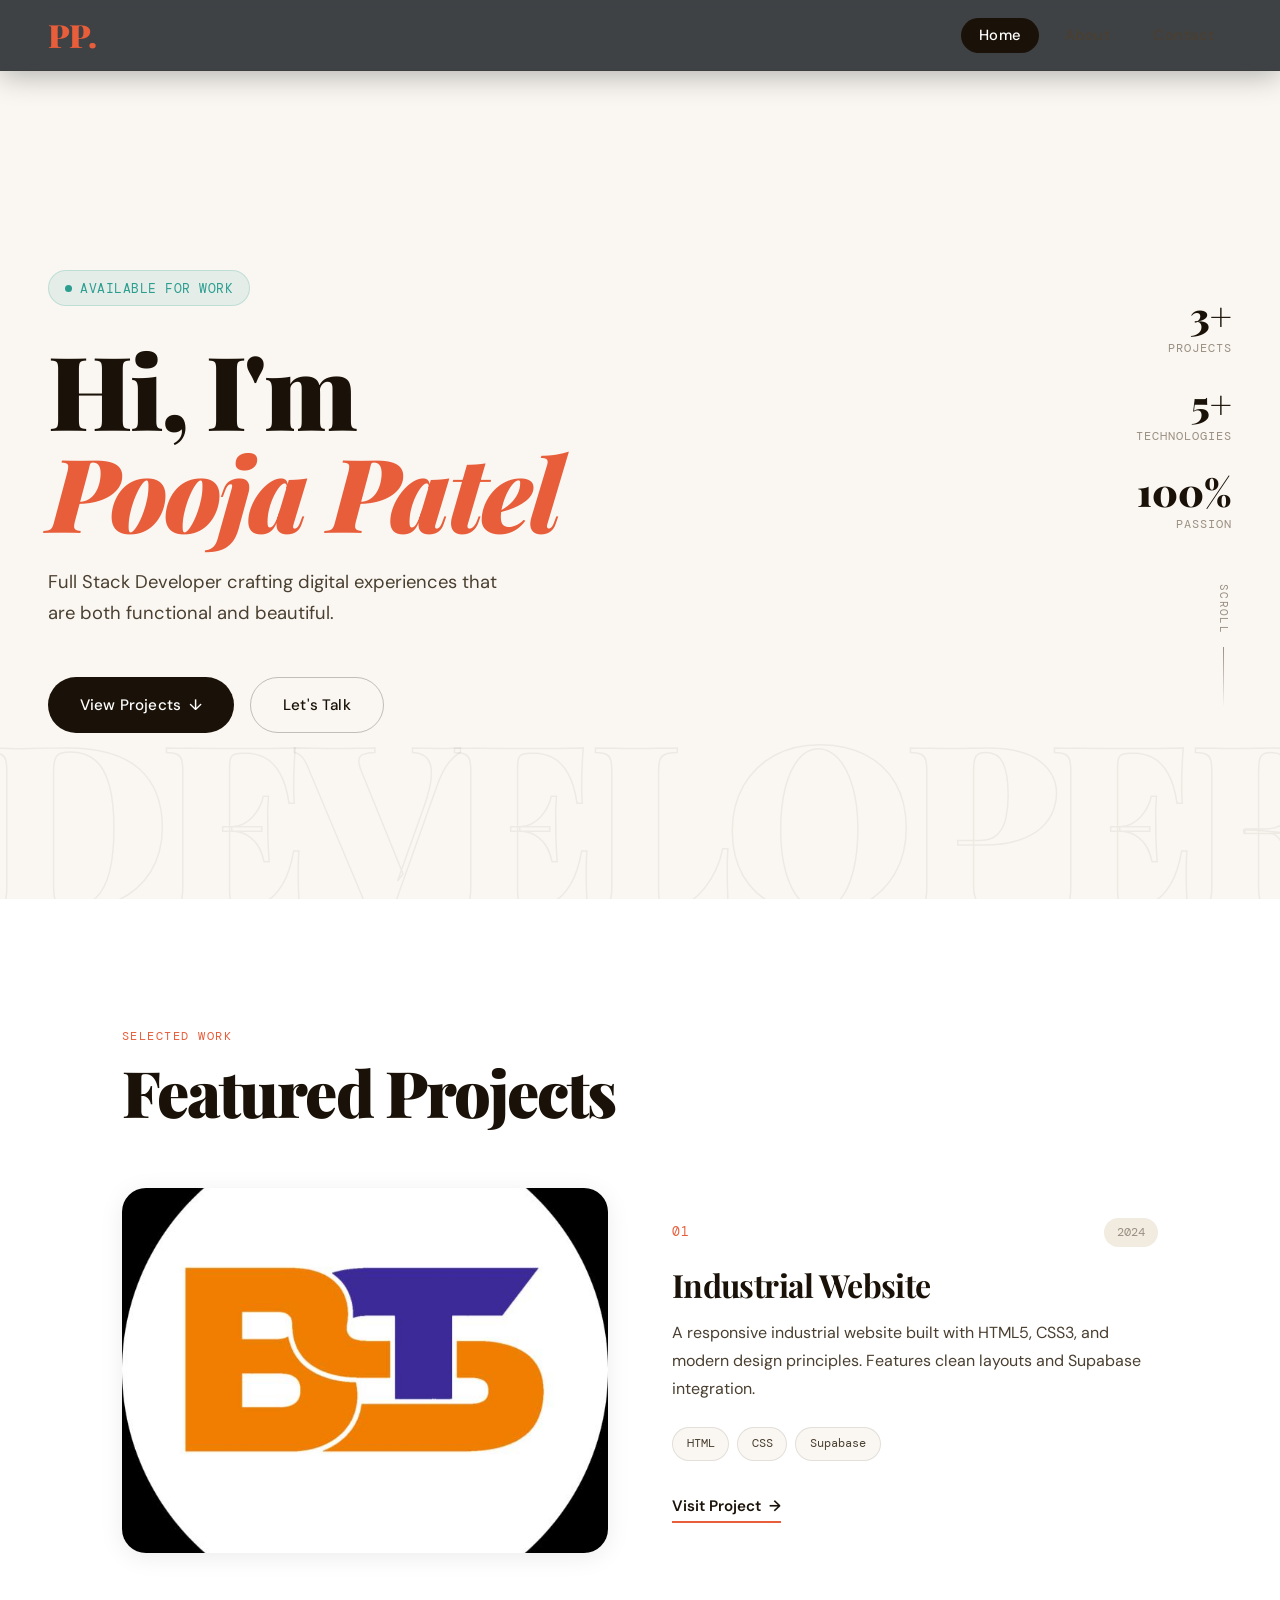
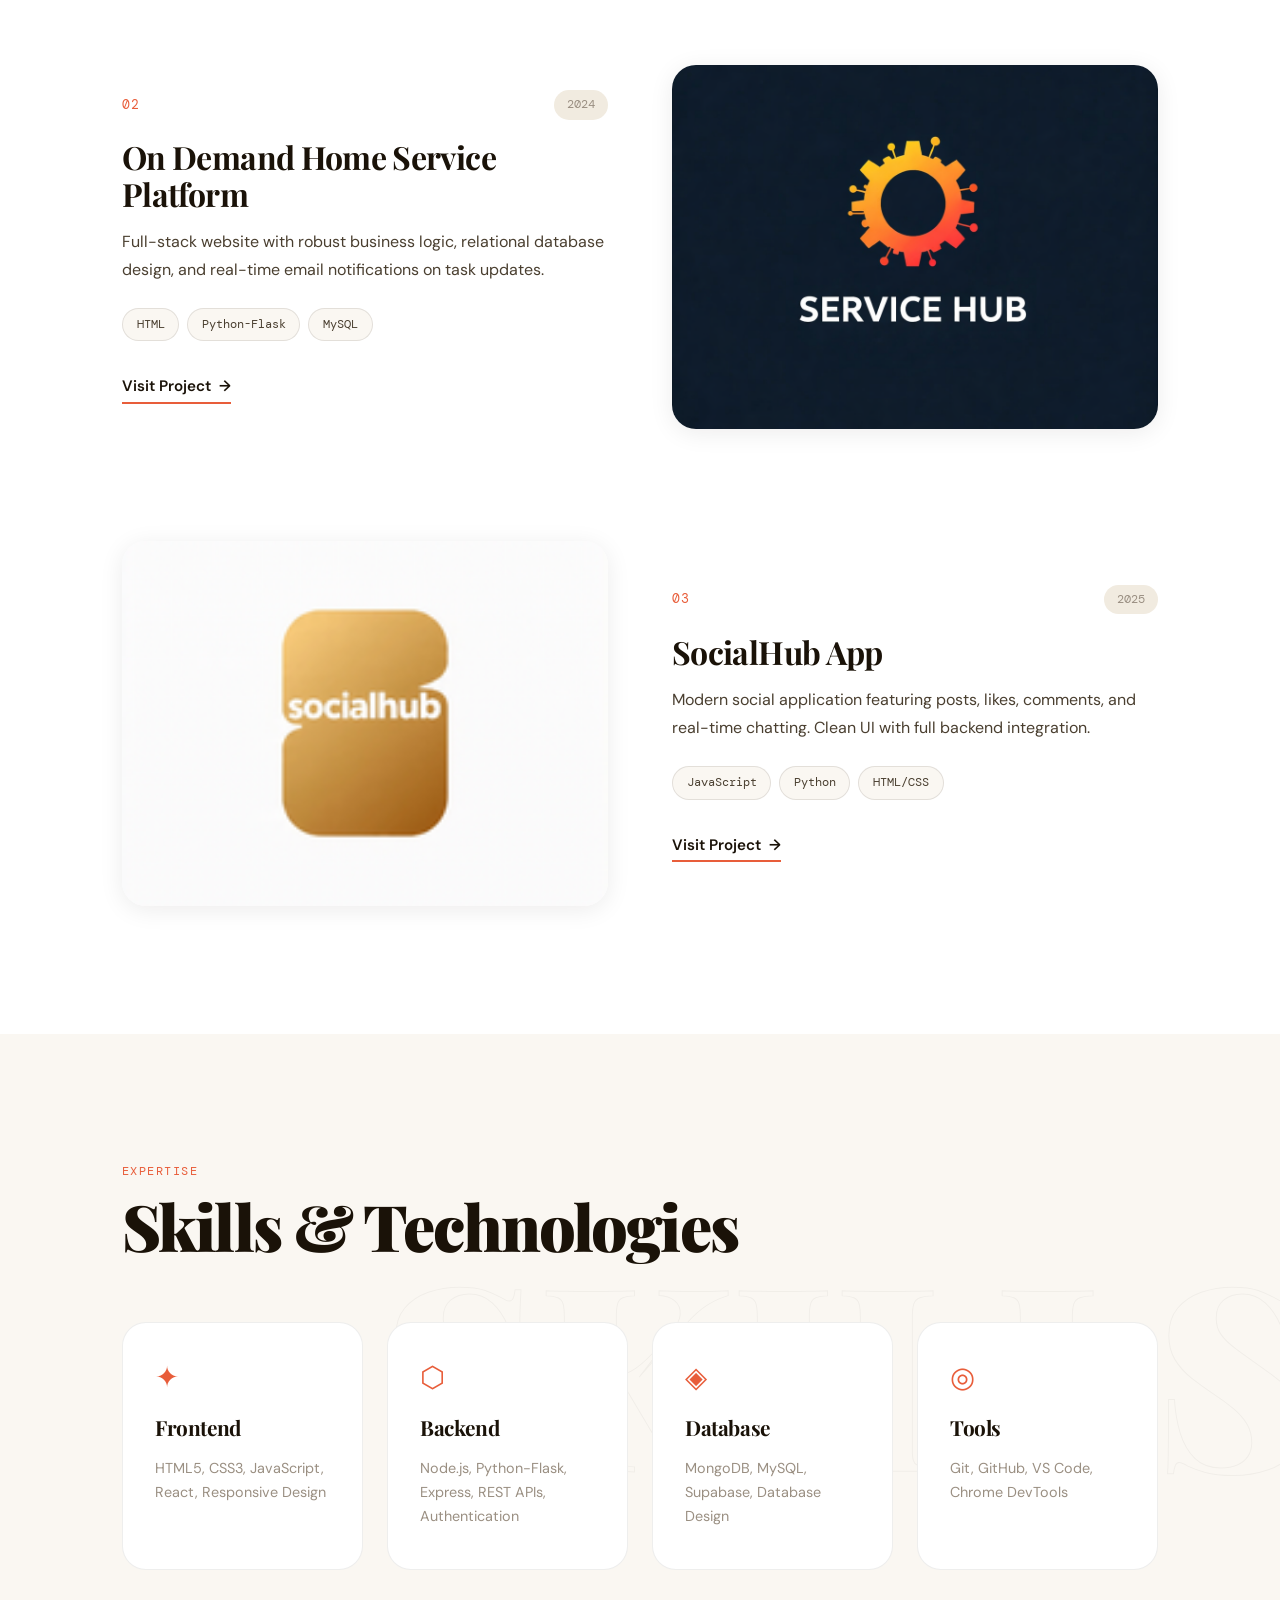
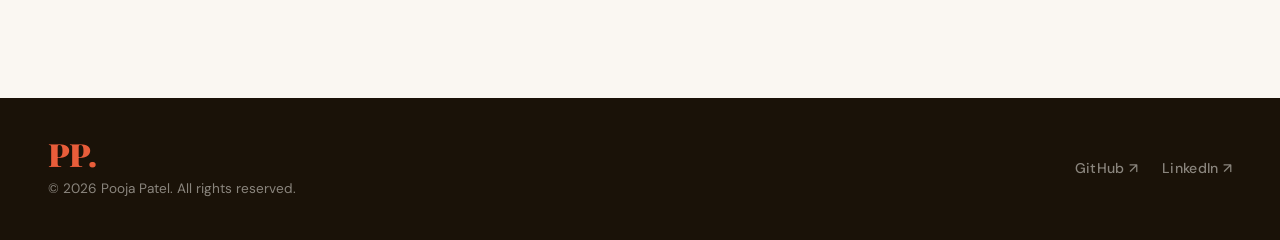
<file: index.html>
<!DOCTYPE html>
<html lang="en">
<head>
    <meta charset="UTF-8">
    <meta name="viewport" content="width=device-width, initial-scale=1.0">
    <title>Pooja Patel — Portfolio</title>
    <link rel="preconnect" href="https://fonts.googleapis.com">
    <link href="https://fonts.googleapis.com/css2?family=Playfair+Display:wght@700;900&family=DM+Sans:wght@300;400;500&family=DM+Mono:wght@400;500&display=swap" rel="stylesheet">
    <link rel="stylesheet" href="styles/main.css">
</head>
<body>

    <!-- Navigation -->
    <nav>
        <div class="logo">PP.</div>
        <ul class="nav-links">
            <li><a href="index.html" class="active">Home</a></li>
            <li><a href="about.html">About</a></li>
            <li><a href="contact.html">Contact</a></li>
        </ul>
        <div class="hamburger">
            <span></span>
            <span></span>
            <span></span>
        </div>
    </nav>

    <!-- Hero Section -->
    <header class="hero">
        <div class="hero-bg-text">DEVELOPER</div>
        <div class="hero-content">
            <div class="hero-label"><span class="dot"></span> Available for work</div>
            <h1>Hi, I'm <br><em>Pooja Patel</em></h1>
            <p class="tagline">Full Stack Developer crafting digital experiences that are both functional and beautiful.</p>
            <div class="cta-buttons">
                <a href="#projects" class="btn btn-primary">View Projects <span class="arrow">↓</span></a>
                <a href="contact.html" class="btn btn-secondary">Let's Talk</a>
            </div>
        </div>
        <div class="hero-side">
            <div class="hero-stats">
                <div class="stat">
                    <span class="stat-num">3+</span>
                    <span class="stat-label">Projects</span>
                </div>
                <div class="stat">
                    <span class="stat-num">5+</span>
                    <span class="stat-label">Technologies</span>
                </div>
                <div class="stat">
                    <span class="stat-num">100%</span>
                    <span class="stat-label">Passion</span>
                </div>
            </div>
            <div class="scroll-indicator">
                <span>Scroll</span>
                <div class="scroll-line"></div>
            </div>
        </div>
    </header>

    <!-- Projects Section -->
    <section id="projects" class="projects-section">
        <div class="container">
            <div class="section-header">
                <span class="section-tag">Selected Work</span>
                <h2>Featured Projects</h2>
            </div>

            <!-- Project 1 -->
            <div class="project-card" data-num="01">
                <div class="project-image">
                    <img src="images/logo bst.jpg" alt="Industrial Website" onerror="this.src='https://via.placeholder.com/700x420/e8f4f0/2a9d8f?text=Industrial+Website'">
                    <div class="project-overlay">
                        <a href="https://bstsite.infinityfree.me/BSTsite" target="_blank" class="overlay-btn">View Live ↗</a>
                    </div>
                </div>
                <div class="project-info">
                    <div class="project-meta">
                        <span class="project-num">01</span>
                        <span class="project-year">2024</span>
                    </div>
                    <h3>Industrial Website</h3>
                    <p>A responsive industrial website built with HTML5, CSS3, and modern design principles. Features clean layouts and Supabase integration.</p>
                    <div class="tech-stack">
                        <span class="tech-tag">HTML</span>
                        <span class="tech-tag">CSS</span>
                        <span class="tech-tag">Supabase</span>
                    </div>
                    <a href="https://bstsite.infinityfree.me/BSTsite" target="_blank" class="project-link">
                        Visit Project <span>→</span>
                    </a>
                </div>
            </div>

            <!-- Project 2 -->
            <div class="project-card reverse" data-num="02">
                <div class="project-image">
                    <img src="images/servicehub logo.png" alt="Home Service Platform" onerror="this.src='https://via.placeholder.com/700x420/fff3e0/e76f51?text=Home+Service+Platform'">
                    <div class="project-overlay">
                        <a href="https://shsite.netlify.app/" target="_blank" class="overlay-btn">View Project ↗</a>
                    </div>
                </div>
                <div class="project-info">
                    <div class="project-meta">
                        <span class="project-num">02</span>
                        <span class="project-year">2024</span>
                    </div>
                    <h3>On Demand Home Service Platform</h3>
                    <p>Full-stack website with robust business logic, relational database design, and real-time email notifications on task updates.</p>
                    <div class="tech-stack">
                        <span class="tech-tag">HTML</span>
                        <span class="tech-tag">Python-Flask</span>
                        <span class="tech-tag">MySQL</span>
                    </div>
                    <a href="https://shsite.netlify.app/" target="_blank" class="project-link">
                        Visit Project <span>→</span>
                    </a>
                </div>
            </div>

            <!-- Project 3 -->
            <div class="project-card" data-num="03">
                <div class="project-image">
                    <img src="images/socialhub.png" alt="SocialHub App" onerror="this.src='https://via.placeholder.com/700x420/f0e6ff/6a4c93?text=SocialHub+App'">
                    <div class="project-overlay">
                        <a href="https://cereless-orectic-jonathan.ngrok-free.dev" target="_blank" class="overlay-btn">View Project ↗</a>
                    </div>
                </div>
                <div class="project-info">
                    <div class="project-meta">
                        <span class="project-num">03</span>
                        <span class="project-year">2025</span>
                    </div>
                    <h3>SocialHub App</h3>
                    <p>Modern social application featuring posts, likes, comments, and real-time chatting. Clean UI with full backend integration.</p>
                    <div class="tech-stack">
                        <span class="tech-tag">JavaScript</span>
                        <span class="tech-tag">Python</span>
                        <span class="tech-tag">HTML/CSS</span>
                    </div>
                    <a href="https://cereless-orectic-jonathan.ngrok-free.dev" target="_blank" class="project-link">
                        Visit Project <span>→</span>
                    </a>
                </div>
            </div>
        </div>
    </section>

    <!-- Skills Section -->
    <section class="skills-section">
        <div class="container">
            <div class="section-header">
                <span class="section-tag">Expertise</span>
                <h2>Skills & Technologies</h2>
            </div>
            <div class="skills-grid">
                <div class="skill-item">
                    <div class="skill-icon">✦</div>
                    <h3>Frontend</h3>
                    <p>HTML5, CSS3, JavaScript, React, Responsive Design</p>
                </div>
                <div class="skill-item">
                    <div class="skill-icon">⬡</div>
                    <h3>Backend</h3>
                    <p>Node.js, Python-Flask, Express, REST APIs, Authentication</p>
                </div>
                <div class="skill-item">
                    <div class="skill-icon">◈</div>
                    <h3>Database</h3>
                    <p>MongoDB, MySQL, Supabase, Database Design</p>
                </div>
                <div class="skill-item">
                    <div class="skill-icon">◎</div>
                    <h3>Tools</h3>
                    <p>Git, GitHub, VS Code, Chrome DevTools</p>
                </div>
            </div>
        </div>
    </section>

    <!-- Footer -->
    <footer>
        <div class="footer-inner">
            <div class="footer-left">
                <span class="logo">PP.</span>
                <p>&copy; 2026 Pooja Patel. All rights reserved.</p>
            </div>
            <div class="social-links">
                <a href="https://github.com/poojapatel2406" target="_blank">GitHub ↗</a>
                <a href="https://linkedin.com/in/pooja-patel-674553292/" target="_blank">LinkedIn ↗</a>
            </div>
        </div>
    </footer>
    <script src="scripts/main.js"></script>
</body>

</html>
</file>
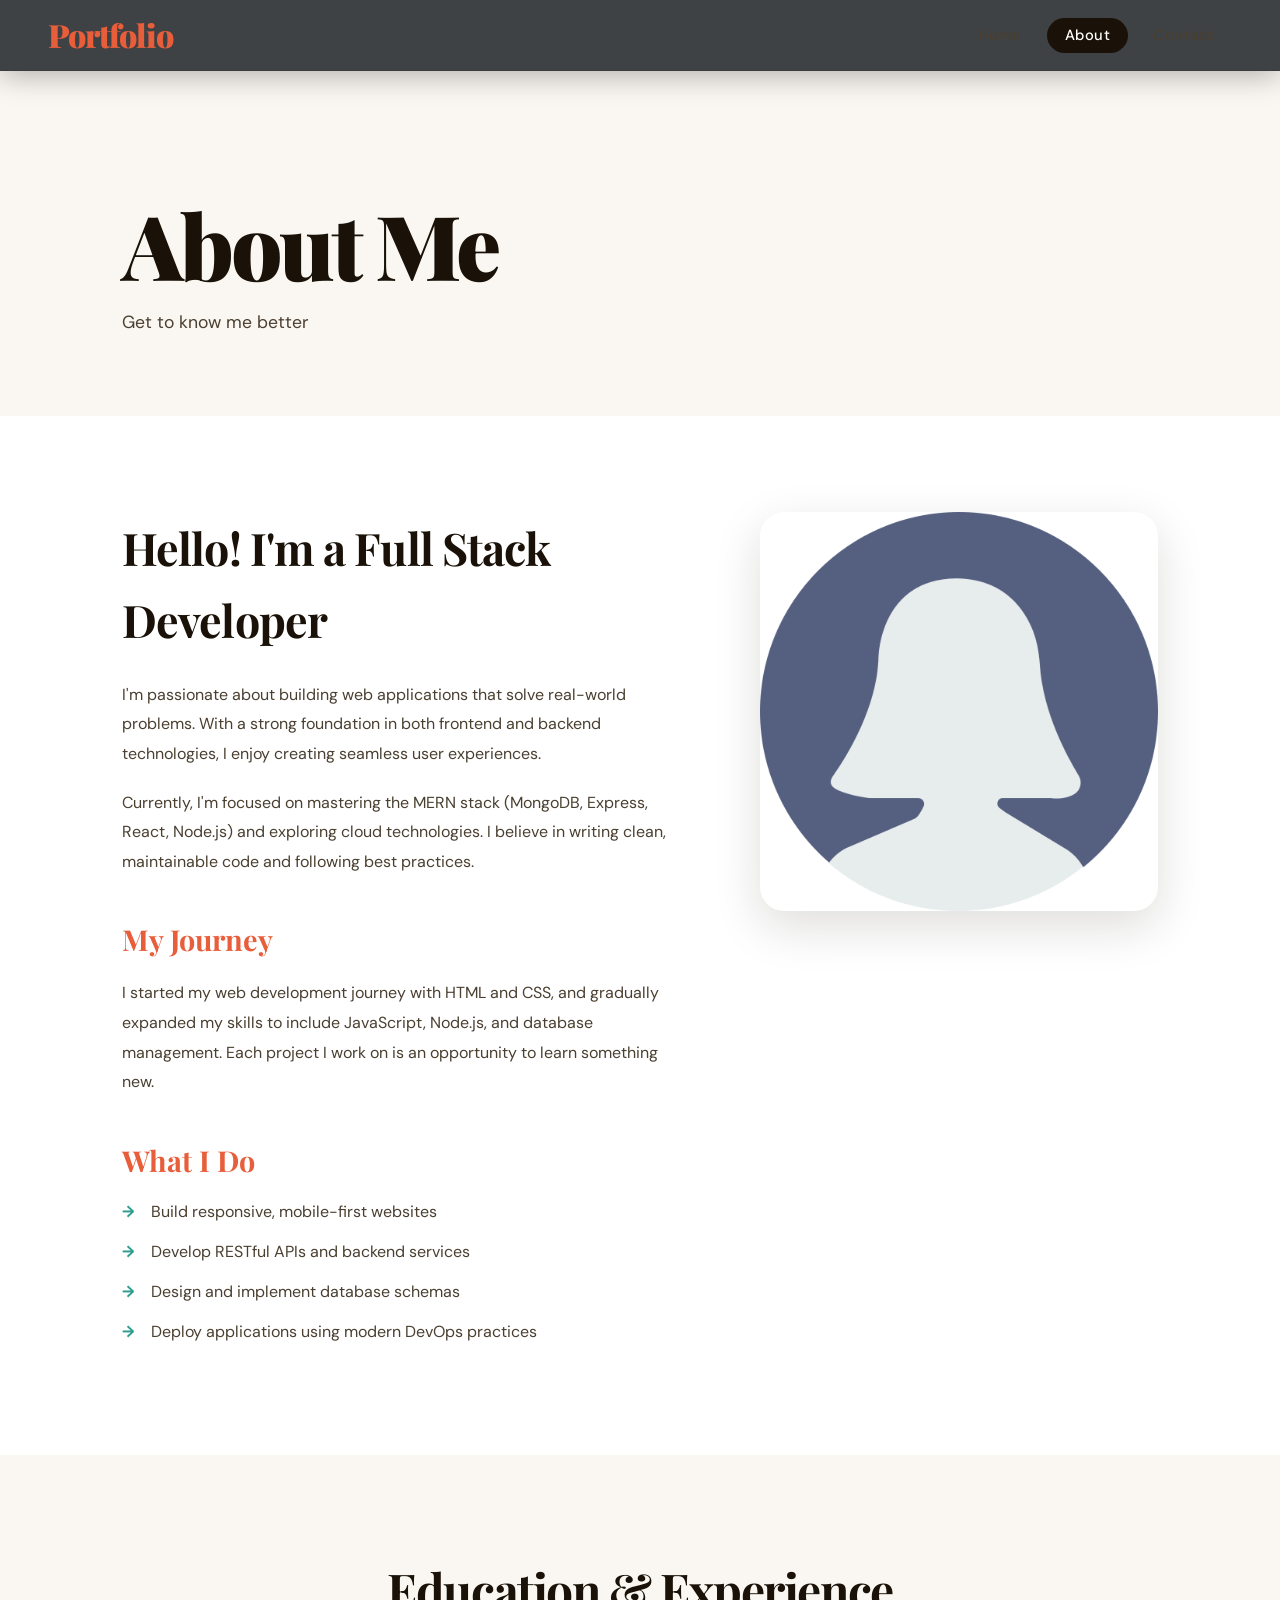
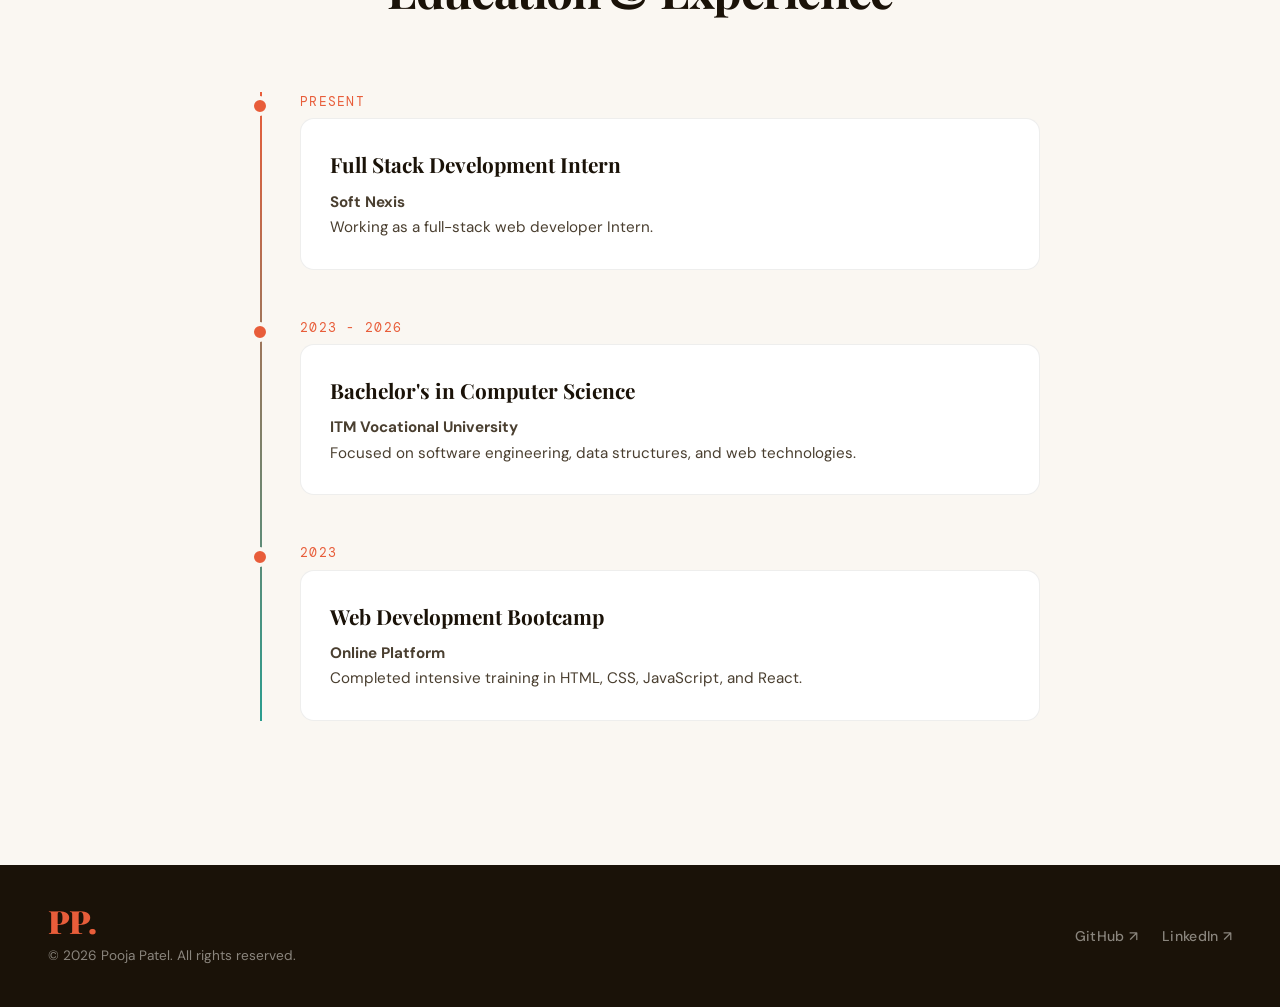
<file: about.html>
<!DOCTYPE html>
<html lang="en">
<head>
    <meta charset="UTF-8">
    <meta name="viewport" content="width=device-width, initial-scale=1.0">
    <title>About Me - Portfolio</title>
    <link rel="stylesheet" href="styles/main.css">
</head>
<body>

    <!-- Navigation Bar -->
    <nav>
        <div class="logo">Portfolio</div>
        <ul class="nav-links">
            <li><a href="index.html">Home</a></li>
            <li><a href="about.html" class="active">About</a></li>
            <li><a href="contact.html">Contact</a></li>
        </ul>
        <div class="hamburger">
            <span></span>
            <span></span>
            <span></span>
        </div>
    </nav>

    <!-- About Section -->
    <section class="about-hero">
        <div class="container">
            <h1>About Me</h1>
            <p class="subtitle">Get to know me better</p>
        </div>
    </section>

    <section class="about-content">
        <div class="container">
            <div class="about-grid">
                <div class="about-text">
                    <h2>Hello! I'm a Full Stack Developer</h2>
                    <p>I'm passionate about building web applications that solve real-world problems. With a strong foundation in both frontend and backend technologies, I enjoy creating seamless user experiences.</p>
                    
                    <p>Currently, I'm focused on mastering the MERN stack (MongoDB, Express, React, Node.js) and exploring cloud technologies. I believe in writing clean, maintainable code and following best practices.</p>

                    <h3>My Journey</h3>
                    <p>I started my web development journey with HTML and CSS, and gradually expanded my skills to include JavaScript, Node.js, and database management. Each project I work on is an opportunity to learn something new.</p>

                    <h3>What I Do</h3>
                    <ul class="about-list">
                        <li>Build responsive, mobile-first websites</li>
                        <li>Develop RESTful APIs and backend services</li>
                        <li>Design and implement database schemas</li>
                        <li>Deploy applications using modern DevOps practices</li>
                    </ul>
                </div>

                <div class="about-image">
                    <img src="images/profile.png" alt="Profile Photo" onerror="this.src='https://via.placeholder.com/400x500?text=Your+Photo'">
                </div>
            </div>
        </div>
    </section>

    <!-- Education & Experience -->
    <section class="timeline-section">
        <div class="container">
            <h2>Education & Experience</h2>
            
            <div class="timeline">
                <div class="timeline-item">
                    <div class="timeline-date"> Present</div>
                    <div class="timeline-content">
                        <h3>Full Stack Development Intern</h3>
                        <p><strong>Soft Nexis</strong></p>
                        <p>Working as a full-stack web developer Intern.</p>
                    </div>
                </div>

                <div class="timeline-item">
                    <div class="timeline-date">2023 - 2026</div>
                    <div class="timeline-content">
                        <h3>Bachelor's in Computer Science</h3>
                        <p><strong>ITM Vocational University</strong></p>
                        <p>Focused on software engineering, data structures, and web technologies.</p>
                    </div>
                </div>

                <div class="timeline-item">
                    <div class="timeline-date">2023</div>
                    <div class="timeline-content">
                        <h3>Web Development Bootcamp</h3>
                        <p><strong>Online Platform</strong></p>
                        <p>Completed intensive training in HTML, CSS, JavaScript, and React.</p>
                    </div>
                </div>
            </div>
        </div>
    </section>

    <!-- Footer -->
    <footer>
        <div class="footer-inner">
            <div class="footer-left">
                <span class="logo">PP.</span>
                <p>&copy; 2026 Pooja Patel. All rights reserved.</p>
            </div>
            <div class="social-links">
                <a href="https://github.com/poojapatel2406" target="_blank">GitHub ↗</a>
                <a href="https://linkedin.com/in/pooja-patel-674553292/" target="_blank">LinkedIn ↗</a>
            </div>
        </div>
    </footer>

    <script src="scripts/main.js"></script>
</body>
</html>
</file>
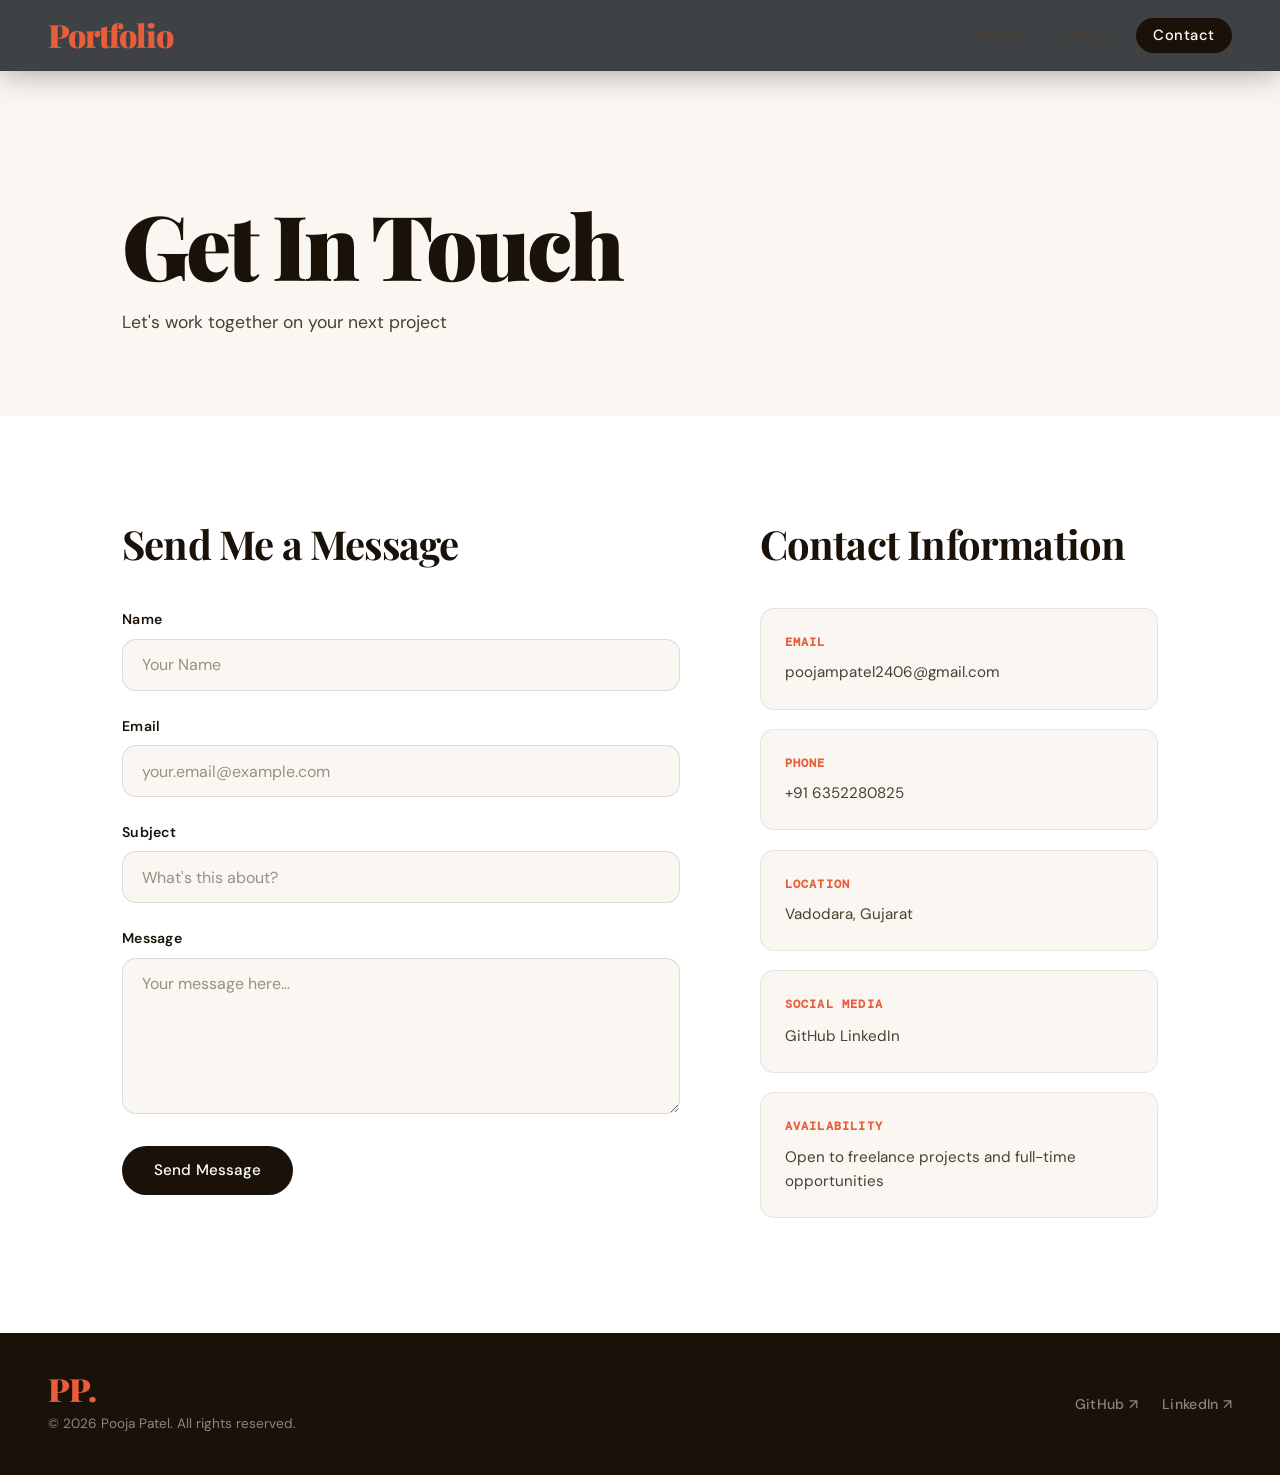
<file: contact.html>
<!DOCTYPE html>
<html lang="en">
<head>
    <meta charset="UTF-8">
    <meta name="viewport" content="width=device-width, initial-scale=1.0">
    <title>Contact - Portfolio</title>
    <link rel="stylesheet" href="styles/main.css">
</head>
<body>

    <!-- Navigation Bar -->
    <nav>
        <div class="logo">Portfolio</div>
        <ul class="nav-links">
            <li><a href="index.html">Home</a></li>
            <li><a href="about.html">About</a></li>
            <li><a href="contact.html" class="active">Contact</a></li>
        </ul>
        <div class="hamburger">
            <span></span>
            <span></span>
            <span></span>
        </div>
    </nav>

    <!-- Contact Hero -->
    <section class="contact-hero">
        <div class="container">
            <h1>Get In Touch</h1>
            <p class="subtitle">Let's work together on your next project</p>
        </div>
    </section>

    <!-- Contact Section -->
    <section class="contact-section">
        <div class="container">
            <div class="contact-grid">
                <!-- Contact Form -->
                <div class="contact-form-wrapper">
                    <h2>Send Me a Message</h2>
                    <form class="contact-form" id="contactForm">
                        <div class="form-group">
                            <label for="name">Name</label>
                            <input type="text" id="name" name="name" placeholder="Your Name" required>
                        </div>

                        <div class="form-group">
                            <label for="email">Email</label>
                            <input type="email" id="email" name="email" placeholder="your.email@example.com" required>
                        </div>

                        <div class="form-group">
                            <label for="subject">Subject</label>
                            <input type="text" id="subject" name="subject" placeholder="What's this about?" required>
                        </div>

                        <div class="form-group">
                            <label for="message">Message</label>
                            <textarea id="message" name="message" rows="6" placeholder="Your message here..." required></textarea>
                        </div>

                        <button type="submit" class="btn btn-primary">Send Message</button>
                    </form>
                    <div id="formMessage" class="form-message"></div>
                </div>

                <!-- Contact Info -->
                <div class="contact-info">
                    <h2>Contact Information</h2>

                    <div class="info-item">
                        <h3>Email</h3>
                        <p><a href="mailto:poojampatel2406@gmail.com">poojampatel2406@gmail.com</a></p>
                    </div>

                    <div class="info-item">
                        <h3>Phone</h3>
                        <p><a href="tel:+916352280825">+91 6352280825</a></p>
                    </div>

                    <div class="info-item">
                        <h3>Location</h3>
                        <p>Vadodara, Gujarat</p>
                    </div>

                    <div class="info-item">
                        <h3>Social Media</h3>
                        <div class="social-links-vertical">
                            <a href="https://github.com/poojapatel2406" target="_blank">GitHub</a>
                            <a href="https://linkedin.com/in/pooja-patel-674553292/" target="_blank">LinkedIn</a>
                        </div>
                    </div>

                    <div class="info-item">
                        <h3>Availability</h3>
                        <p>Open to freelance projects and full-time opportunities</p>
                    </div>
                </div>
            </div>
        </div>
    </section>

    <!-- Footer -->
    <footer>
        <div class="footer-inner">
            <div class="footer-left">
                <span class="logo">PP.</span>
                <p>&copy; 2026 Pooja Patel. All rights reserved.</p>
            </div>
            <div class="social-links">
                <a href="https://github.com/poojapatel2406" target="_blank">GitHub ↗</a>
                <a href="https://linkedin.com/in/pooja-patel-674553292/" target="_blank">LinkedIn ↗</a>
            </div>
        </div>
    </footer>

    <script src="scripts/main.js"></script>
</body>
</html>
</file>
<file: styles/main.css>
/* ==========================================
   IMPORTS & FONTS
   ========================================== */
@import url('https://fonts.googleapis.com/css2?family=Playfair+Display:ital,wght@0,700;0,900;1,700&family=DM+Sans:wght@300;400;500&family=DM+Mono:wght@400;500&display=swap');

/* ==========================================
   RESET & BASE STYLES
   ========================================== */
*, *::before, *::after {
    margin: 0;
    padding: 0;
    box-sizing: border-box;
}

:root {
    /* Bright, editorial palette */
    --cream:        #faf7f2;
    --cream-dark:   #f1ebe0;
    --white:        #ffffff;
    --ink:          #1a1208;
    --ink-light:    #4a3f30;
    --ink-muted:    #9a8f82;

    /* Accent colors */
    --coral:        #e85d3a;
    --teal:         #2a9d8f;
    --gold:         #e9c46a;
    --lavender:     #b8a4d8;

    /* Semantic */
    --accent:       var(--coral);
    --accent-2:     var(--teal);

    /* Typography */
    --font-display: 'Playfair Display', Georgia, serif;
    --font-body:    'DM Sans', system-ui, sans-serif;
    --font-mono:    'DM Mono', monospace;

    /* Spacing */
    --radius-sm:    6px;
    --radius-md:    14px;
    --radius-lg:    24px;
    --radius-xl:    40px;

    /* Shadows */
    --shadow-card:  0 4px 24px rgba(26,18,8,0.08);
    --shadow-hover: 0 16px 48px rgba(26,18,8,0.14);

    /* Transitions */
    --ease:         cubic-bezier(0.4, 0, 0.2, 1);
    --trans:        0.35s var(--ease);
}

html { scroll-behavior: smooth; }

body {
    font-family: var(--font-body);
    background: var(--cream);
    color: var(--ink);
    line-height: 1.6;
    overflow-x: hidden;
}

.container {
    max-width: 1100px;
    margin: 0 auto;
    padding: 0 2rem;
}

/* ==========================================
   NAVIGATION
   ========================================== */
nav {
    position: sticky;
    top: 0;
    z-index: 1000;
    display: flex;
    align-items: center;
    justify-content: space-between;
    padding: 1.2rem 3rem;
    background: rgba(250, 247, 242, 0.92);
    backdrop-filter: blur(16px);
    border-bottom: 1px solid rgba(26,18,8,0.08);
}

.logo {
    font-family: var(--font-display);
    font-size: 2rem;
    font-weight: 900;
    color: var(--coral);
    letter-spacing: -1px;
    line-height: 1;
}

.nav-links {
    display: flex;
    list-style: none;
    gap: 0.5rem;
}

.nav-links a {
    font-family: var(--font-body);
    font-weight: 500;
    font-size: 0.92rem;
    color: var(--ink-light);
    text-decoration: none;
    padding: 0.45rem 1.1rem;
    border-radius: var(--radius-xl);
    transition: var(--trans);
    letter-spacing: 0.03em;
}

.nav-links a:hover {
    color: var(--ink);
    background: var(--cream-dark);
}

.nav-links a.active {
    color: var(--white);
    background: var(--ink);
}

/* Hamburger */
.hamburger {
    display: none;
    flex-direction: column;
    gap: 5px;
    cursor: pointer;
    z-index: 1001;
}

.hamburger span {
    width: 26px;
    height: 2px;
    background: var(--ink);
    border-radius: 2px;
    transition: var(--trans);
}

.hamburger.active span:nth-child(1) { transform: rotate(45deg) translate(5px, 7px); }
.hamburger.active span:nth-child(2) { opacity: 0; }
.hamburger.active span:nth-child(3) { transform: rotate(-45deg) translate(5px, -7px); }

/* ==========================================
   HERO SECTION
   ========================================== */
.hero {
    min-height: 92vh;
    display: grid;
    grid-template-columns: 1fr auto;
    align-items: center;
    gap: 2rem;
    padding: 6rem 3rem 4rem;
    position: relative;
    overflow: hidden;
    background: var(--cream);
}

.hero-bg-text {
    position: absolute;
    bottom: -2rem;
    left: -1rem;
    font-family: var(--font-display);
    font-size: clamp(7rem, 18vw, 18rem);
    font-weight: 900;
    color: transparent;
    -webkit-text-stroke: 1.5px rgba(26,18,8,0.06);
    letter-spacing: -0.04em;
    line-height: 1;
    pointer-events: none;
    user-select: none;
    z-index: 0;
}

.hero-content {
    position: relative;
    z-index: 1;
    max-width: 680px;
}

.hero-label {
    display: inline-flex;
    align-items: center;
    gap: 0.5rem;
    font-family: var(--font-mono);
    font-size: 0.82rem;
    color: var(--teal);
    background: rgba(42,157,143,0.1);
    padding: 0.4rem 1rem;
    border-radius: var(--radius-xl);
    margin-bottom: 2rem;
    letter-spacing: 0.04em;
    text-transform: uppercase;
    border: 1px solid rgba(42,157,143,0.2);
}

.dot {
    width: 7px;
    height: 7px;
    background: var(--teal);
    border-radius: 50%;
    animation: pulse 2s ease-in-out infinite;
}

@keyframes pulse {
    0%, 100% { opacity: 1; transform: scale(1); }
    50% { opacity: 0.5; transform: scale(0.8); }
}

.hero-content h1 {
    font-family: var(--font-display);
    font-size: clamp(3.5rem, 8vw, 7rem);
    font-weight: 900;
    line-height: 1;
    color: var(--ink);
    margin-bottom: 1.5rem;
    letter-spacing: -0.03em;
    animation: fadeUp 0.8s var(--ease) both;
}

.hero-content h1 em {
    font-style: italic;
    color: var(--coral);
    display: block;
}

.tagline {
    font-size: 1.15rem;
    color: var(--ink-light);
    max-width: 460px;
    line-height: 1.7;
    margin-bottom: 3rem;
    animation: fadeUp 0.8s var(--ease) 0.15s both;
}

.cta-buttons {
    display: flex;
    gap: 1rem;
    flex-wrap: wrap;
    animation: fadeUp 0.8s var(--ease) 0.3s both;
}

/* ==========================================
   BUTTONS
   ========================================== */
.btn {
    display: inline-flex;
    align-items: center;
    gap: 0.5rem;
    padding: 0.9rem 2rem;
    border-radius: var(--radius-xl);
    text-decoration: none;
    font-family: var(--font-body);
    font-weight: 500;
    font-size: 0.95rem;
    transition: var(--trans);
    cursor: pointer;
    border: none;
    letter-spacing: 0.01em;
}

.btn-primary {
    background: var(--ink);
    color: var(--white);
}

.btn-primary:hover {
    background: var(--coral);
    transform: translateY(-2px);
}

.btn-primary .arrow {
    transition: var(--trans);
    display: inline-block;
}

.btn-primary:hover .arrow {
    transform: translateY(3px);
}

.btn-secondary {
    background: transparent;
    color: var(--ink);
    border: 1.5px solid rgba(26,18,8,0.25);
}

.btn-secondary:hover {
    background: var(--ink);
    color: var(--white);
    border-color: var(--ink);
    transform: translateY(-2px);
}

/* ==========================================
   HERO SIDE / STATS
   ========================================== */
.hero-side {
    display: flex;
    flex-direction: column;
    align-items: flex-end;
    gap: 3rem;
    position: relative;
    z-index: 1;
}

.hero-stats {
    display: flex;
    flex-direction: column;
    gap: 1.5rem;
}

.stat {
    text-align: right;
}

.stat-num {
    display: block;
    font-family: var(--font-display);
    font-size: 2.4rem;
    font-weight: 900;
    color: var(--ink);
    line-height: 1;
}

.stat-label {
    font-family: var(--font-mono);
    font-size: 0.75rem;
    color: var(--ink-muted);
    text-transform: uppercase;
    letter-spacing: 0.08em;
}

.scroll-indicator {
    display: flex;
    flex-direction: column;
    align-items: center;
    gap: 0.8rem;
}

.scroll-indicator span {
    font-family: var(--font-mono);
    font-size: 0.7rem;
    color: var(--ink-muted);
    text-transform: uppercase;
    letter-spacing: 0.12em;
    writing-mode: vertical-rl;
}

.scroll-line {
    width: 1px;
    height: 60px;
    background: linear-gradient(to bottom, var(--ink-muted), transparent);
    animation: scrollAnim 2s ease-in-out infinite;
}

@keyframes scrollAnim {
    0% { transform: scaleY(0); transform-origin: top; }
    50% { transform: scaleY(1); transform-origin: top; }
    100% { transform: scaleY(1); transform-origin: bottom; opacity: 0; }
}

/* ==========================================
   SECTION HEADER
   ========================================== */
.section-header {
    margin-bottom: 4rem;
}

.section-tag {
    font-family: var(--font-mono);
    font-size: 0.78rem;
    color: var(--coral);
    text-transform: uppercase;
    letter-spacing: 0.12em;
    display: block;
    margin-bottom: 0.8rem;
}

.section-header h2 {
    font-family: var(--font-display);
    font-size: clamp(2.5rem, 5vw, 4rem);
    font-weight: 900;
    color: var(--ink);
    letter-spacing: -0.03em;
    line-height: 1;
}

/* ==========================================
   PROJECTS SECTION
   ========================================== */
.projects-section {
    padding: 8rem 0;
    background: var(--white);
}

.project-card {
    display: grid;
    grid-template-columns: 1fr 1fr;
    gap: 4rem;
    align-items: center;
    margin-bottom: 7rem;
    opacity: 0;
    transform: translateY(40px);
    transition: opacity 0.7s var(--ease), transform 0.7s var(--ease);
}

.project-card.reverse {
    direction: rtl;
}

.project-card.reverse > * {
    direction: ltr;
}

.project-card.visible {
    opacity: 1;
    transform: translateY(0);
}

.project-card:last-child { margin-bottom: 0; }

/* Image */
.project-image {
    position: relative;
    border-radius: var(--radius-lg);
    overflow: hidden;
    aspect-ratio: 4/3;
    box-shadow: var(--shadow-card);
}

.project-image img {
    width: 100%;
    height: 100%;
    object-fit: cover;
    transition: transform 0.6s var(--ease);
}

.project-card:hover .project-image img {
    transform: scale(1.06);
}

.project-overlay {
    position: absolute;
    inset: 0;
    background: rgba(26,18,8,0.55);
    display: flex;
    align-items: center;
    justify-content: center;
    opacity: 0;
    transition: var(--trans);
}

.project-image:hover .project-overlay {
    opacity: 1;
}

.overlay-btn {
    padding: 0.85rem 2rem;
    background: var(--white);
    color: var(--ink);
    border-radius: var(--radius-xl);
    text-decoration: none;
    font-weight: 600;
    font-size: 0.9rem;
    transition: var(--trans);
    transform: translateY(10px);
}

.project-image:hover .overlay-btn {
    transform: translateY(0);
}

.overlay-btn:hover {
    background: var(--coral);
    color: var(--white);
}

/* Info */
.project-info {
    padding: 1rem 0;
}

.project-meta {
    display: flex;
    align-items: center;
    justify-content: space-between;
    margin-bottom: 1.2rem;
}

.project-num {
    font-family: var(--font-mono);
    font-size: 0.8rem;
    color: var(--coral);
    letter-spacing: 0.08em;
}

.project-year {
    font-family: var(--font-mono);
    font-size: 0.78rem;
    color: var(--ink-muted);
    background: var(--cream-dark);
    padding: 0.3rem 0.8rem;
    border-radius: var(--radius-xl);
}

.project-info h3 {
    font-family: var(--font-display);
    font-size: clamp(1.6rem, 2.5vw, 2.2rem);
    font-weight: 700;
    color: var(--ink);
    line-height: 1.15;
    margin-bottom: 1rem;
    letter-spacing: -0.02em;
}

.project-info p {
    color: var(--ink-light);
    font-size: 1rem;
    line-height: 1.75;
    margin-bottom: 1.5rem;
}

.tech-stack {
    display: flex;
    gap: 0.5rem;
    flex-wrap: wrap;
    margin-bottom: 2rem;
}

.tech-tag {
    font-family: var(--font-mono);
    font-size: 0.78rem;
    color: var(--ink-light);
    background: var(--cream);
    border: 1px solid rgba(26,18,8,0.1);
    padding: 0.35rem 0.85rem;
    border-radius: var(--radius-xl);
    transition: var(--trans);
    cursor: default;
}

.tech-tag:hover {
    background: var(--ink);
    color: var(--white);
    border-color: var(--ink);
}

.project-link {
    display: inline-flex;
    align-items: center;
    gap: 0.5rem;
    color: var(--ink);
    text-decoration: none;
    font-weight: 600;
    font-size: 0.95rem;
    padding-bottom: 3px;
    border-bottom: 2px solid var(--coral);
    transition: var(--trans);
}

.project-link span {
    transition: var(--trans);
}

.project-link:hover {
    color: var(--coral);
    gap: 0.8rem;
}

.project-link:hover span {
    transform: translateX(4px);
}

/* ==========================================
   SKILLS SECTION
   ========================================== */
.skills-section {
    padding: 8rem 0;
    background: var(--cream);
    position: relative;
    overflow: hidden;
}

.skills-section::before {
    content: 'SKILLS';
    position: absolute;
    top: 50%;
    right: -2rem;
    transform: translateY(-50%);
    font-family: var(--font-display);
    font-size: 16rem;
    font-weight: 900;
    color: transparent;
    -webkit-text-stroke: 1px rgba(26,18,8,0.04);
    pointer-events: none;
}

.skills-grid {
    display: grid;
    grid-template-columns: repeat(4, 1fr);
    gap: 1.5rem;
}

.skill-item {
    background: var(--white);
    border: 1px solid rgba(26,18,8,0.07);
    border-radius: var(--radius-lg);
    padding: 2.5rem 2rem;
    transition: var(--trans);
    opacity: 0;
    transform: translateY(30px);
    cursor: default;
}

.skill-item.visible {
    opacity: 1;
    transform: translateY(0);
}

.skill-item:nth-child(1).visible { transition-delay: 0.05s; }
.skill-item:nth-child(2).visible { transition-delay: 0.15s; }
.skill-item:nth-child(3).visible { transition-delay: 0.25s; }
.skill-item:nth-child(4).visible { transition-delay: 0.35s; }

.skill-item:hover {
    border-color: var(--coral);
    transform: translateY(-6px);
    box-shadow: var(--shadow-hover);
}

.skill-icon {
    font-size: 1.8rem;
    color: var(--coral);
    margin-bottom: 1.2rem;
    display: block;
    line-height: 1;
}

.skill-item h3 {
    font-family: var(--font-display);
    font-size: 1.3rem;
    font-weight: 700;
    color: var(--ink);
    margin-bottom: 0.8rem;
    letter-spacing: -0.02em;
}

.skill-item p {
    color: var(--ink-muted);
    font-size: 0.9rem;
    line-height: 1.65;
}

/* ==========================================
   FOOTER
   ========================================== */
footer {
    background: var(--ink);
    color: rgba(250,247,242,0.5);
    padding: 2.5rem 3rem;
}

.footer-inner {
    display: flex;
    align-items: center;
    justify-content: space-between;
    flex-wrap: wrap;
    gap: 1.5rem;
}

.footer-left {
    display: flex;
    flex-direction: column;
    gap: 0.5rem;
}

.footer-left .logo {
    color: var(--coral);
}

.footer-left p {
    font-size: 0.85rem;
}

.social-links {
    display: flex;
    gap: 1.5rem;
}

.social-links a {
    color: rgba(250,247,242,0.5);
    text-decoration: none;
    font-size: 0.88rem;
    font-weight: 500;
    transition: var(--trans);
    letter-spacing: 0.02em;
}

.social-links a:hover {
    color: var(--cream);
}

/* ==========================================
   SCROLL TO TOP
   ========================================== */
#scrollTop {
    position: fixed;
    bottom: 2rem;
    right: 2rem;
    width: 46px;
    height: 46px;
    background: var(--ink);
    color: var(--white);
    border: none;
    border-radius: 50%;
    cursor: pointer;
    font-size: 1.1rem;
    opacity: 0;
    visibility: hidden;
    transition: var(--trans);
    z-index: 999;
    display: flex;
    align-items: center;
    justify-content: center;
}

#scrollTop.visible {
    opacity: 1;
    visibility: visible;
}

#scrollTop:hover {
    background: var(--coral);
    transform: translateY(-3px);
}

/* ==========================================
   ANIMATIONS
   ========================================== */
@keyframes fadeUp {
    from { opacity: 0; transform: translateY(25px); }
    to   { opacity: 1; transform: translateY(0); }
}

/* ==========================================
   RESPONSIVE
   ========================================== */
@media (max-width: 900px) {
    .hero {
        grid-template-columns: 1fr;
        padding: 5rem 2rem 3rem;
        min-height: auto;
    }

    .hero-side {
        display: none;
    }

    .project-card,
    .project-card.reverse {
        grid-template-columns: 1fr;
        direction: ltr;
        gap: 2rem;
    }

    .skills-grid {
        grid-template-columns: repeat(2, 1fr);
    }

    nav {
        padding: 1rem 1.5rem;
    }

    .nav-links {
        position: fixed;
        top: 0;
        right: -100%;
        width: min(320px, 100%);
        height: 100vh;
        background: var(--white);
        flex-direction: column;
        justify-content: center;
        align-items: center;
        gap: 1rem;
        transition: right 0.4s var(--ease);
        box-shadow: -8px 0 40px rgba(0,0,0,0.12);
    }

    .nav-links.active { right: 0; }

    .nav-links a {
        font-size: 1.1rem;
        padding: 0.7rem 1.8rem;
    }

    .hamburger { display: flex; }
}

@media (max-width: 600px) {
    .skills-grid { grid-template-columns: 1fr; }

    .hero-content h1 { font-size: 3rem; }

    .projects-section,
    .skills-section { padding: 5rem 0; }

    .project-card { margin-bottom: 4rem; }

    .footer-inner { flex-direction: column; }

    .container { padding: 0 1.25rem; }
}

/* ==========================================
   ABOUT + CONTACT PAGE SHARED STYLES
   (These apply when this CSS is used on about.html & contact.html)
   ========================================== */
.about-hero,
.contact-hero {
    background: var(--cream);
    padding: 8rem 3rem 5rem;
    position: relative;
    overflow: hidden;
}

.about-hero h1,
.contact-hero h1 {
    font-family: var(--font-display);
    font-size: clamp(3rem, 7vw, 6rem);
    font-weight: 900;
    color: var(--ink);
    letter-spacing: -0.04em;
    line-height: 1;
    position: relative;
    z-index: 1;
}

.about-hero h1 em,
.contact-hero h1 em {
    color: var(--coral);
    font-style: italic;
}

.subtitle {
    font-size: 1.1rem;
    color: var(--ink-light);
    margin-top: 1.2rem;
    position: relative;
    z-index: 1;
}

.about-content,
.contact-section {
    padding: 6rem 3rem;
    background: var(--white);
}

.about-grid,
.contact-grid {
    display: grid;
    grid-template-columns: 1.4fr 1fr;
    gap: 5rem;
    max-width: 1100px;
    margin: 0 auto;
    align-items: start;
}

.about-text h2 {
    font-family: var(--font-display);
    font-size: 2.8rem;
    font-weight: 700;
    color: var(--ink);
    margin-bottom: 1.5rem;
    letter-spacing: -0.02em;
}

.about-text h3 {
    font-family: var(--font-display);
    font-size: 1.8rem;
    font-weight: 700;
    color: var(--coral);
    margin: 2.5rem 0 1rem;
}

.about-text p {
    color: var(--ink-light);
    line-height: 1.85;
    margin-bottom: 1.2rem;
}

.about-list {
    list-style: none;
    padding: 0;
}

.about-list li {
    padding-left: 1.8rem;
    color: var(--ink-light);
    margin-bottom: 0.9rem;
    position: relative;
    line-height: 1.6;
}

.about-list li::before {
    content: '→';
    position: absolute;
    left: 0;
    color: var(--teal);
    font-weight: 700;
}

.about-image img {
    width: 100%;
    border-radius: var(--radius-lg);
    box-shadow: var(--shadow-hover);
    transition: var(--trans);
}

.about-image img:hover {
    transform: scale(1.02);
}

/* Timeline */
.timeline-section {
    padding: 6rem 3rem;
    background: var(--cream);
}

.timeline-section h2 {
    font-family: var(--font-display);
    font-size: 3rem;
    font-weight: 700;
    color: var(--ink);
    text-align: center;
    margin-bottom: 4rem;
    letter-spacing: -0.03em;
}

.timeline {
    max-width: 800px;
    margin: 0 auto;
    position: relative;
}

.timeline::before {
    content: '';
    position: absolute;
    left: 20px;
    top: 0; bottom: 0;
    width: 2px;
    background: linear-gradient(to bottom, var(--coral), var(--teal));
}

.timeline-item {
    padding-left: 60px;
    margin-bottom: 3rem;
    position: relative;
}

.timeline-item::before {
    content: '';
    position: absolute;
    left: 10px;
    top: 4px;
    width: 20px;
    height: 20px;
    border-radius: 50%;
    background: var(--coral);
    border: 4px solid var(--cream);
}

.timeline-date {
    font-family: var(--font-mono);
    font-size: 0.8rem;
    color: var(--coral);
    text-transform: uppercase;
    letter-spacing: 0.1em;
    margin-bottom: 0.4rem;
}

.timeline-content {
    background: var(--white);
    padding: 1.8rem;
    border-radius: var(--radius-md);
    border: 1px solid rgba(26,18,8,0.07);
    transition: var(--trans);
}

.timeline-content:hover {
    border-color: var(--coral);
    box-shadow: var(--shadow-hover);
}

.timeline-content h3 {
    font-family: var(--font-display);
    font-size: 1.3rem;
    font-weight: 700;
    color: var(--ink);
    margin-bottom: 0.5rem;
}

.timeline-content p {
    color: var(--ink-light);
    line-height: 1.65;
    font-size: 0.95rem;
}

/* Contact Form */
.contact-form-wrapper h2 {
    font-family: var(--font-display);
    font-size: 2.5rem;
    font-weight: 700;
    color: var(--ink);
    margin-bottom: 2rem;
    letter-spacing: -0.02em;
}

.form-group {
    margin-bottom: 1.5rem;
}

.form-group label {
    display: block;
    font-size: 0.88rem;
    font-weight: 600;
    color: var(--ink);
    margin-bottom: 0.5rem;
    letter-spacing: 0.02em;
}

.form-group input,
.form-group textarea {
    width: 100%;
    padding: 0.9rem 1.2rem;
    background: var(--cream);
    border: 1.5px solid rgba(26,18,8,0.12);
    border-radius: var(--radius-md);
    font-family: var(--font-body);
    font-size: 1rem;
    color: var(--ink);
    transition: var(--trans);
    outline: none;
}

.form-group input:focus,
.form-group textarea:focus {
    border-color: var(--coral);
    background: var(--white);
    box-shadow: 0 0 0 4px rgba(232,93,58,0.08);
}

.form-group input::placeholder,
.form-group textarea::placeholder {
    color: var(--ink-muted);
}

.form-message.success {
    background: rgba(42,157,143,0.08);
    color: var(--teal);
    border: 1px solid var(--teal);
    padding: 1rem 1.2rem;
    border-radius: var(--radius-md);
    margin-top: 1rem;
}

.form-message.error {
    background: rgba(232,93,58,0.08);
    color: var(--coral);
    border: 1px solid var(--coral);
    padding: 1rem 1.2rem;
    border-radius: var(--radius-md);
    margin-top: 1rem;
}

/* Contact Info */
.contact-info h2 {
    font-family: var(--font-display);
    font-size: 2.5rem;
    font-weight: 700;
    color: var(--ink);
    margin-bottom: 2rem;
    letter-spacing: -0.02em;
}

.info-item {
    background: var(--cream);
    border: 1px solid rgba(26,18,8,0.08);
    border-radius: var(--radius-md);
    padding: 1.5rem;
    margin-bottom: 1.2rem;
    transition: var(--trans);
}

.info-item:hover {
    border-color: var(--coral);
    transform: translateY(-3px);
    box-shadow: var(--shadow-card);
}

.info-item h3 {
    font-family: var(--font-mono);
    font-size: 0.75rem;
    color: var(--coral);
    text-transform: uppercase;
    letter-spacing: 0.1em;
    margin-bottom: 0.5rem;
}

.info-item p,
.info-item a {
    color: var(--ink-light);
    text-decoration: none;
    font-size: 0.95rem;
    transition: var(--trans);
}

.info-item a:hover {
    color: var(--coral);
}

@media (max-width: 768px) {
    .about-grid,
    .contact-grid {
        grid-template-columns: 1fr;
        gap: 3rem;
    }

    .about-content,
    .contact-section,
    .timeline-section {
        padding: 4rem 1.5rem;
    }

    .about-hero,
    .contact-hero {
        padding: 6rem 1.5rem 3rem;
    }
}
</file>
